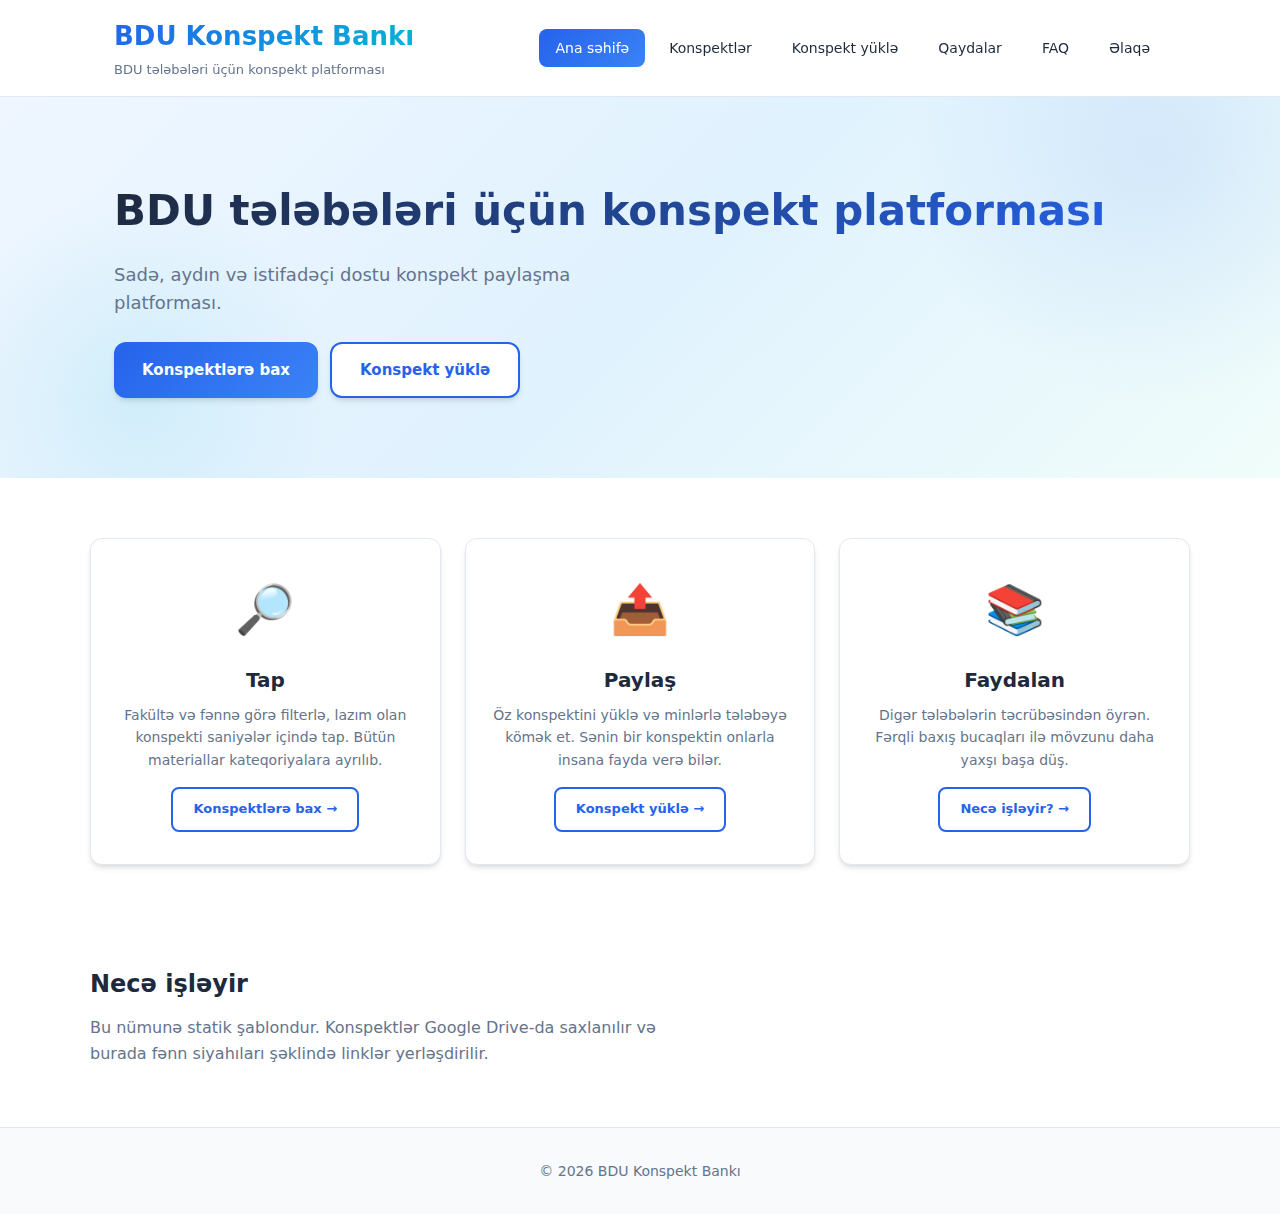
<file: index.html>
<!doctype html>
<html lang="az">
<head>
  <meta charset="utf-8">
  <meta name="viewport" content="width=device-width,initial-scale=1">
  <title>BDU Konspekt Bankı</title>
  <link rel="stylesheet" href="styles.css">
</head>
<body>
  <header class="site-header">
    <div class="container header-inner">
      <div class="brand">
        <h1>BDU Konspekt Bankı</h1>
        <p class="subtitle">BDU tələbələri üçün konspekt platforması</p>
      </div>
      <button class="menu-toggle" id="menu-toggle" aria-label="Menyu">
        <span></span>
        <span></span>
        <span></span>
      </button>
      <nav class="top-nav" id="top-nav">
        <a href="index.html" class="active">Ana səhifə</a>
        <a href="konspektler.html">Konspektlər</a>
        <a href="konspekt_yukle.html">Konspekt yüklə</a>
        <a href="qaydalar.html">Qaydalar</a>
        <a href="faq.html">FAQ</a>
        <a href="contact.html">Əlaqə</a>
      </nav>
    </div>
  </header>

  <main>
    <section class="hero">
      <div class="container">
        <h2>BDU tələbələri üçün konspekt platforması</h2>
        <p>Sadə, aydın və istifadəçi dostu konspekt paylaşma platforması.</p>
        <div class="hero-buttons">
          <a class="btn" href="konspektler.html">Konspektlərə bax</a>
          <a class="btn secondary" href="https://forms.gle/e7re5LX4epzQLPA39">Konspekt yüklə</a>
        </div>
      </div>
    </section>

    <section class="three-column container" aria-label="Xidmətlər">
      <div class="col">
        <div class="icon">🔎</div>
        <h3>Tap</h3>
        <p>Fakültə və fənnə görə filterlə, lazım olan konspekti saniyələr içində tap. Bütün materiallar kateqoriyalara ayrılıb.</p>
        <a href="konspektler.html" class="col-btn">Konspektlərə bax →</a>
      </div>
      <div class="col">
        <div class="icon">📤</div>
        <h3>Paylaş</h3>
        <p>Öz konspektini yüklə və minlərlə tələbəyə kömək et. Sənin bir konspektin onlarla insana fayda verə bilər.</p>
        <a href="https://forms.gle/e7re5LX4epzQLPA39" class="col-btn">Konspekt yüklə →</a>
      </div>
      <div class="col">
        <div class="icon">📚</div>
        <h3>Faydalan</h3>
        <p>Digər tələbələrin təcrübəsindən öyrən. Fərqli baxış bucaqları ilə mövzunu daha yaxşı başa düş.</p>
        <a href="faq.html" class="col-btn">Necə işləyir? →</a>
      </div>
    </section>

    <section class="container info">
      <h3>Necə işləyir</h3>
      <p>Bu nümunə statik şablondur. Konspektlər Google Drive-da saxlanılır və burada fənn siyahıları şəklində linklər yerləşdirilir.</p>
    </section>
  </main>

  <footer class="site-footer">
    <div class="container">© 2026 BDU Konspekt Bankı</div>
  </footer>

  <script src="script.js"></script>
</body>
</html>
</file>
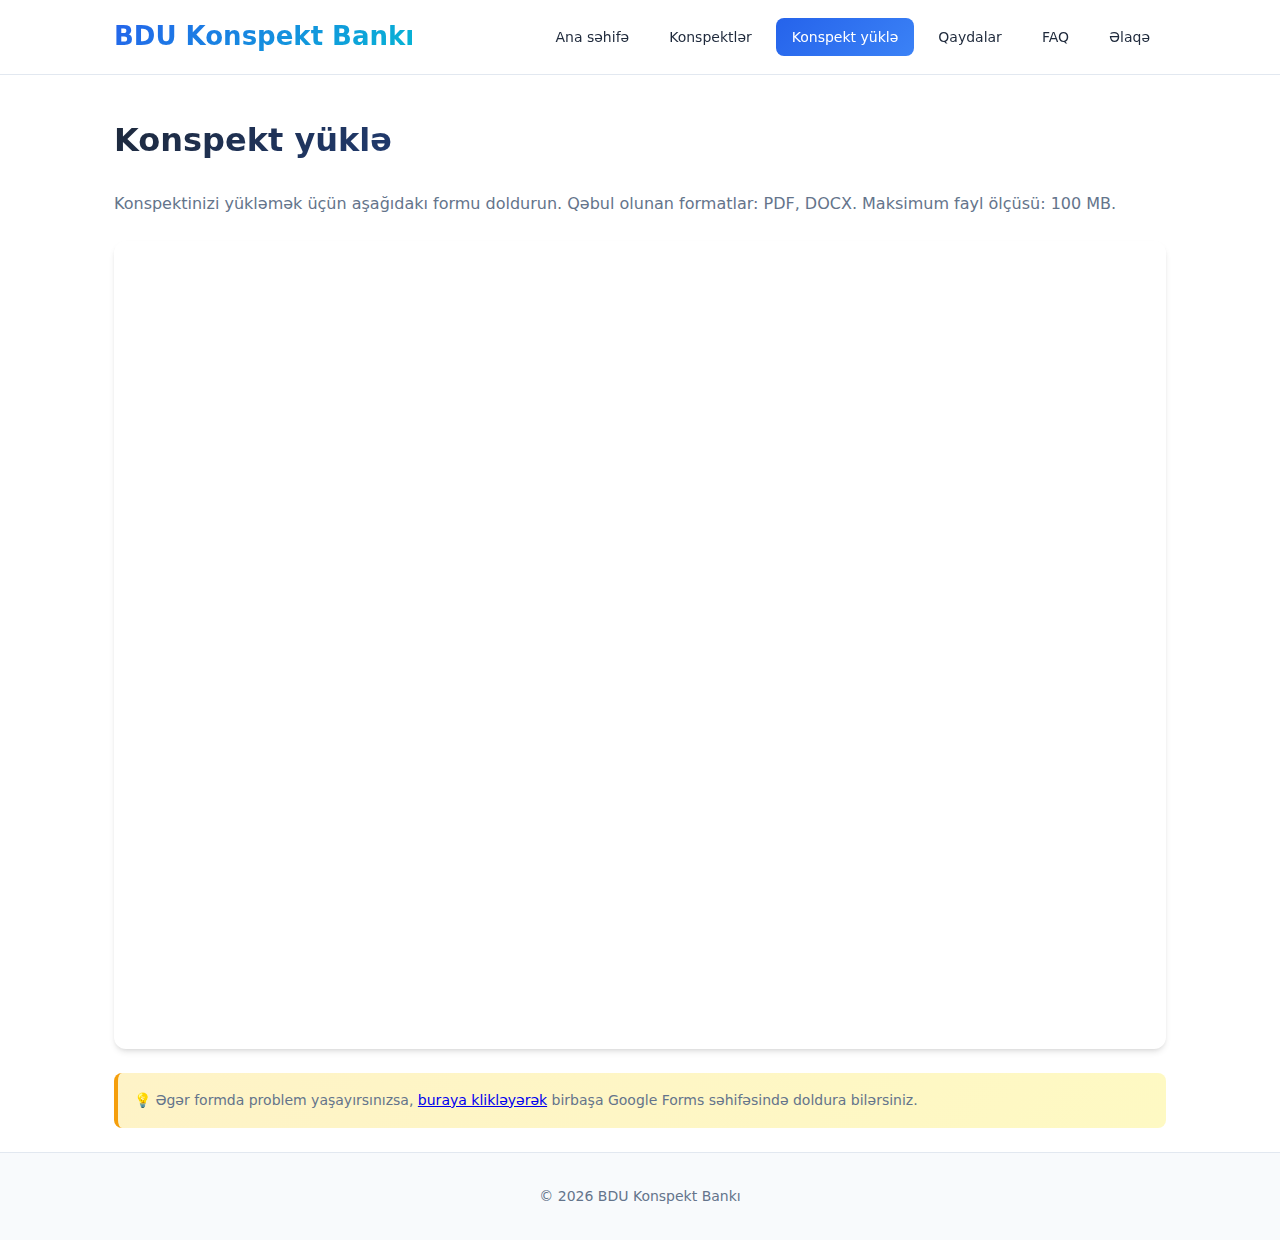
<file: konspekt_yukle.html>
<!doctype html>
<html lang="az">
<head>
  <meta charset="utf-8">
  <meta name="viewport" content="width=device-width,initial-scale=1">
  <title>Konspekt yüklə — BDU Konspekt Bankı</title>
  <link rel="stylesheet" href="styles.css">
</head>
<body>
  <header class="site-header">
    <div class="container header-inner">
      <div class="brand">
        <h1>BDU Konspekt Bankı</h1>
      </div>
      <button class="menu-toggle" id="menu-toggle" aria-label="Menyu">
        <span></span>
        <span></span>
        <span></span>
      </button>
      <nav class="top-nav" id="top-nav">
        <a href="index.html">Ana səhifə</a>
        <a href="konspektler.html">Konspektlər</a>
        <a href="konspekt_yukle.html" class="active">Konspekt yüklə</a>
        <a href="qaydalar.html">Qaydalar</a>
        <a href="faq.html">FAQ</a>
        <a href="contact.html">Əlaqə</a>
      </nav>
    </div>
  </header>

  <main class="container">
    <h2>Konspekt yüklə</h2>
    <p>Konspektinizi yükləmək üçün aşağıdakı formu doldurun. Qəbul olunan formatlar: PDF, DOCX. Maksimum fayl ölçüsü: 100 MB.</p>

    <div class="form-embed">
      <iframe src="https://docs.google.com/forms/d/e/1FAIpQLSc7re5LX4epzQLPA39/viewform?embedded=true" width="100%" height="800" frameborder="0" marginheight="0" marginwidth="0">Yüklənir…</iframe>
    </div>

    <p class="note">💡 Əgər formda problem yaşayırsınızsa, <a href="https://forms.gle/e7re5LX4epzQLPA39" target="_blank">buraya klikləyərək</a> birbaşa Google Forms səhifəsində doldura bilərsiniz.</p>
  </main>

  <footer class="site-footer">
    <div class="container">© 2026 BDU Konspekt Bankı</div>
  </footer>

  <script src="script.js"></script>
</body>
</html>
</file>
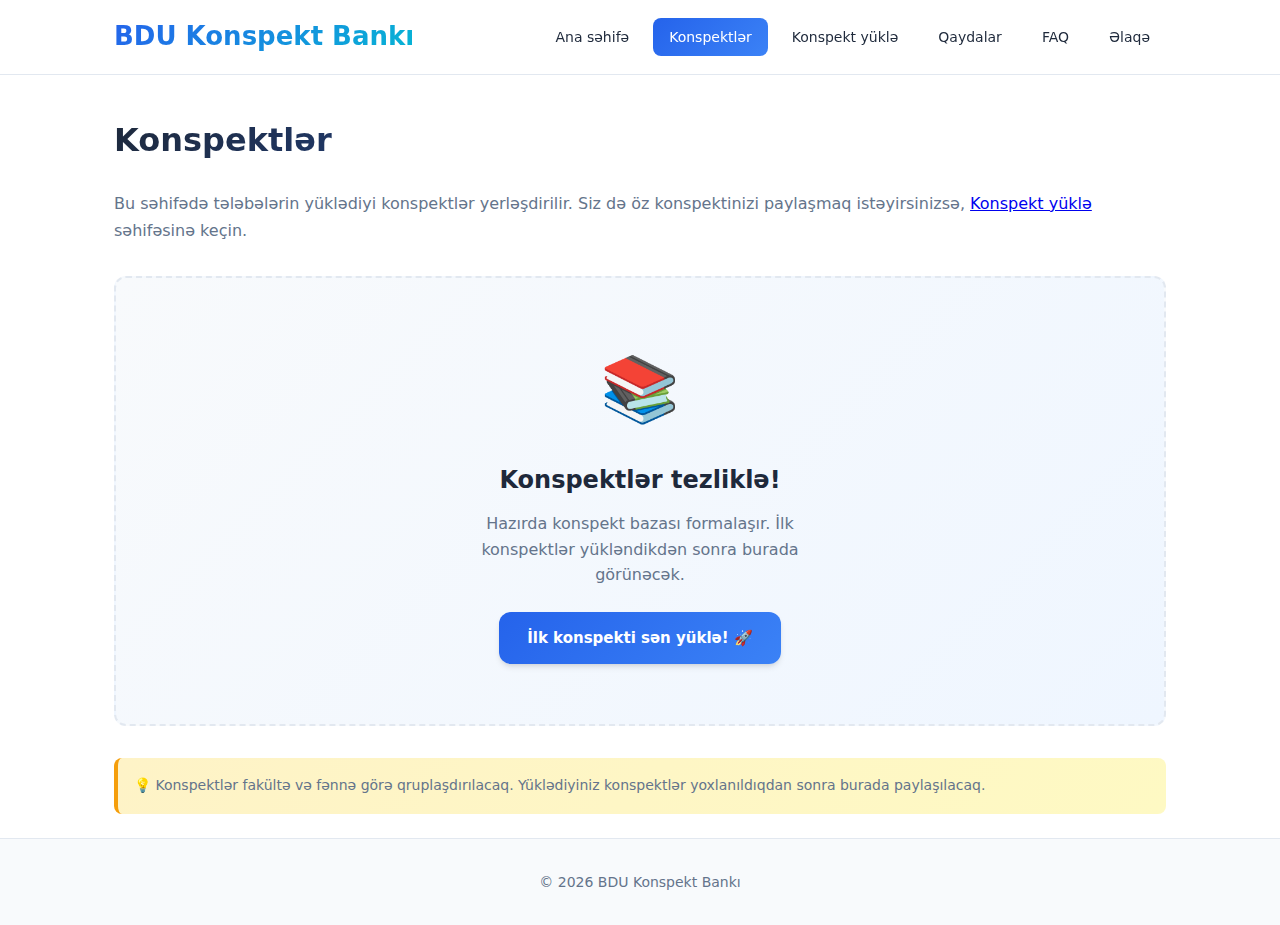
<file: konspektler.html>
<!doctype html>
<html lang="az">
<head>
  <meta charset="utf-8">
  <meta name="viewport" content="width=device-width,initial-scale=1">
  <title>Konspektlər — BDU Konspekt Bankı</title>
  <link rel="stylesheet" href="styles.css">
</head>
<body>
  <header class="site-header">
    <div class="container header-inner">
      <div class="brand">
        <h1>BDU Konspekt Bankı</h1>
      </div>
      <button class="menu-toggle" id="menu-toggle" aria-label="Menyu">
        <span></span>
        <span></span>
        <span></span>
      </button>
      <nav class="top-nav" id="top-nav">
        <a href="index.html">Ana səhifə</a>
        <a href="konspektler.html" class="active">Konspektlər</a>
        <a href="konspekt_yukle.html">Konspekt yüklə</a>
        <a href="qaydalar.html">Qaydalar</a>
        <a href="faq.html">FAQ</a>
        <a href="contact.html">Əlaqə</a>
      </nav>
    </div>
  </header>

  <main class="container">
    <h2>Konspektlər</h2>
    <p>Bu səhifədə tələbələrin yüklədiyi konspektlər yerləşdirilir. Siz də öz konspektinizi paylaşmaq istəyirsinizsə, <a href="konspekt_yukle.html">Konspekt yüklə</a> səhifəsinə keçin.</p>

    <div class="coming-soon">
      <div class="coming-soon-icon">📚</div>
      <h3>Konspektlər tezliklə!</h3>
      <p>Hazırda konspekt bazası formalaşır. İlk konspektlər yükləndikdən sonra burada görünəcək.</p>
      <a class="btn" href="https://forms.gle/e7re5LX4epzQLPA39">İlk konspekti sən yüklə! 🚀</a>
    </div>

    <p class="note">💡 Konspektlər fakültə və fənnə görə qruplaşdırılacaq. Yüklədiyiniz konspektlər yoxlanıldıqdan sonra burada paylaşılacaq.</p>
  </main>

  <footer class="site-footer">
    <div class="container">© 2026 BDU Konspekt Bankı</div>
  </footer>

  <script src="script.js"></script>
</body>
</html>
</file>
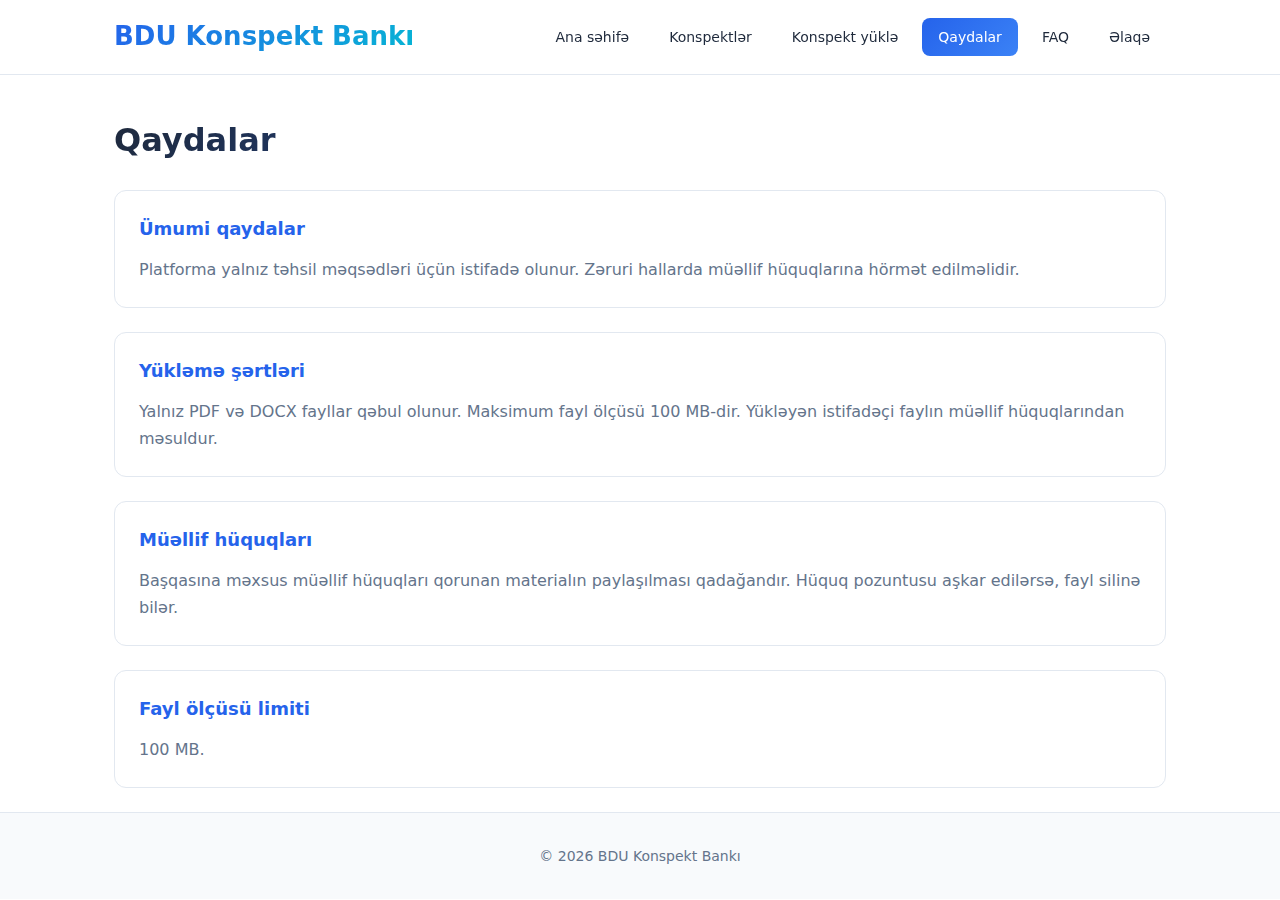
<file: qaydalar.html>
<!doctype html>
<html lang="az">
<head>
  <meta charset="utf-8">
  <meta name="viewport" content="width=device-width,initial-scale=1">
  <title>Qaydalar — BDU Konspekt Bankı</title>
  <link rel="stylesheet" href="styles.css">
</head>
<body>
  <header class="site-header">
    <div class="container header-inner">
      <div class="brand">
        <h1>BDU Konspekt Bankı</h1>
      </div>
      <button class="menu-toggle" id="menu-toggle" aria-label="Menyu">
        <span></span>
        <span></span>
        <span></span>
      </button>
      <nav class="top-nav" id="top-nav">
        <a href="index.html">Ana səhifə</a>
        <a href="konspektler.html">Konspektlər</a>
        <a href="konspekt_yukle.html">Konspekt yüklə</a>
        <a href="qaydalar.html" class="active">Qaydalar</a>
        <a href="faq.html">FAQ</a>
        <a href="contact.html">Əlaqə</a>
      </nav>
    </div>
  </header>

  <main class="container">
    <h2>Qaydalar</h2>

    <section>
      <h3>Ümumi qaydalar</h3>
      <p>Platforma yalnız təhsil məqsədləri üçün istifadə olunur. Zəruri hallarda müəllif hüquqlarına hörmət edilməlidir.</p>
    </section>

    <section>
      <h3>Yükləmə şərtləri</h3>
      <p>Yalnız PDF və DOCX fayllar qəbul olunur. Maksimum fayl ölçüsü 100 MB-dir. Yükləyən istifadəçi faylın müəllif hüquqlarından məsuldur.</p>
    </section>

    <section>
      <h3>Müəllif hüquqları</h3>
      <p>Başqasına məxsus müəllif hüquqları qorunan materialın paylaşılması qadağandır. Hüquq pozuntusu aşkar edilərsə, fayl silinə bilər.</p>
    </section>

    <section>
      <h3>Fayl ölçüsü limiti</h3>
      <p>100 MB.</p>
    </section>
  </main>

  <footer class="site-footer">
    <div class="container">© 2026 BDU Konspekt Bankı</div>
  </footer>

  <script src="script.js"></script>
</body>
</html>
</file>
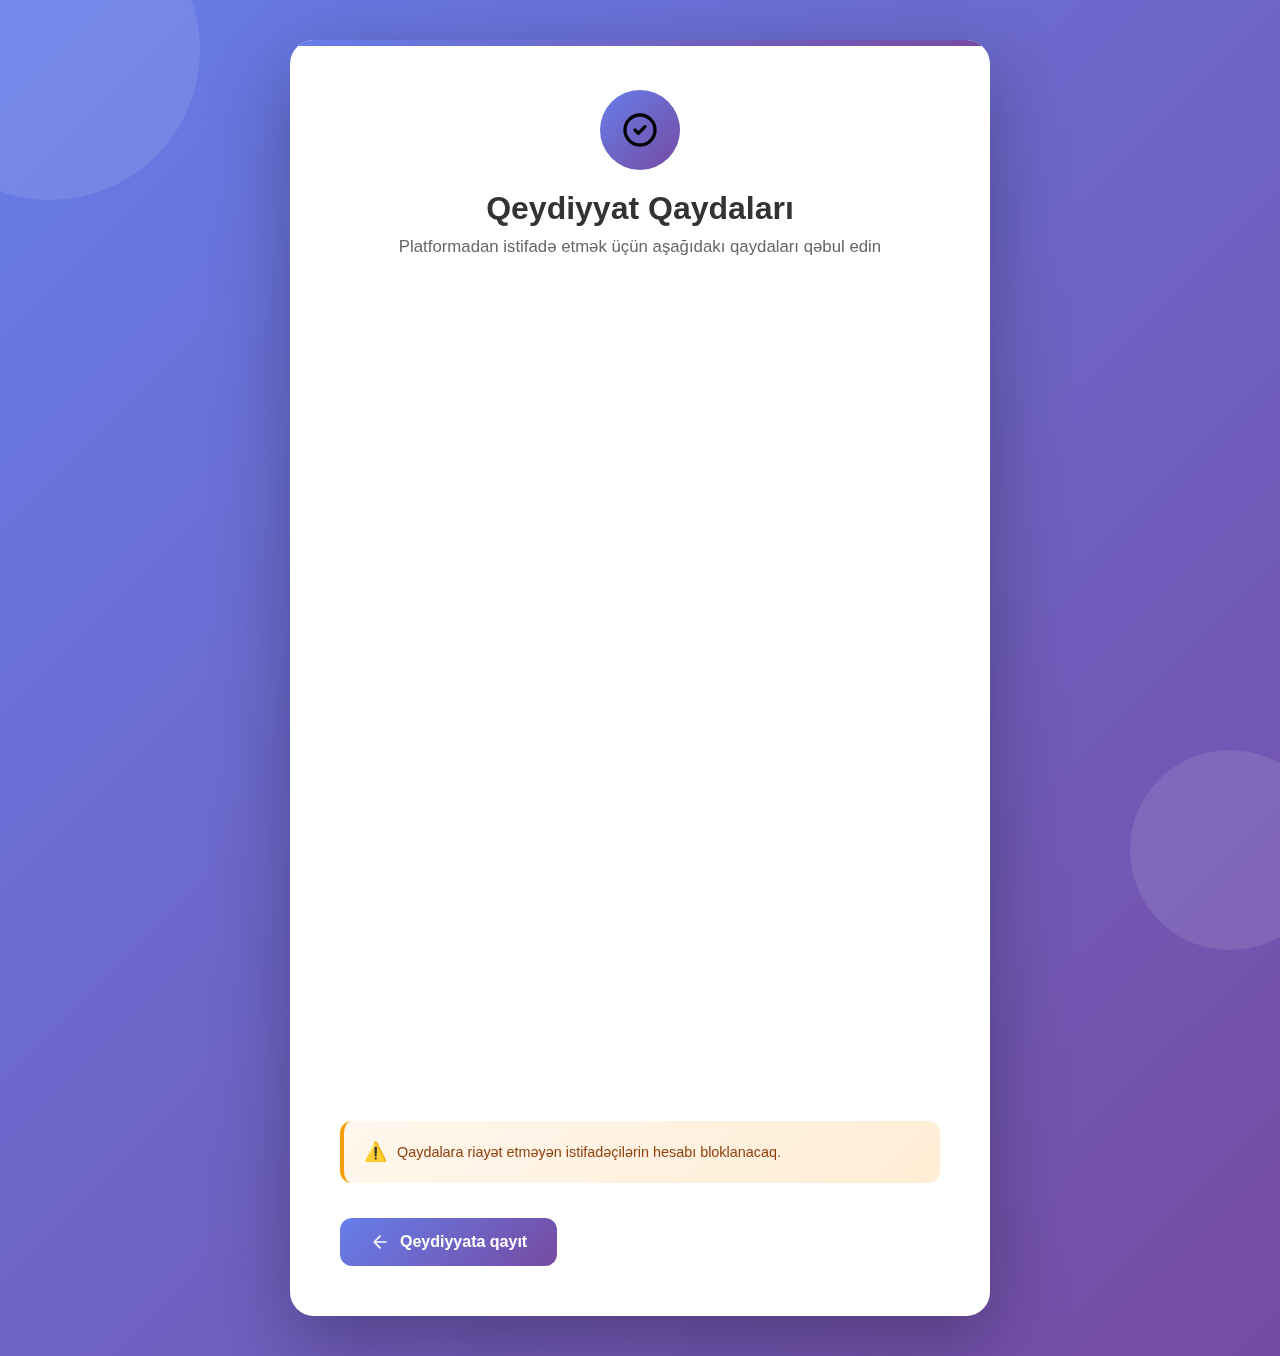
<file: reg_qaydalar.html>
<!DOCTYPE html>
<html lang="az">
<head>
  <meta charset="UTF-8">
  <meta name="viewport" content="width=device-width, initial-scale=1.0">
  <meta name="author" content="Ümid Əsədov">
  <meta name="description" content="BDU Konspekt Bankı - Qeydiyyat Qaydaları">
  <link rel="icon" type="image/svg+xml" href="favicon.svg">
  <title>Qaydalar – Qeydiyyat</title>
  <style>
    * {
      margin: 0;
      padding: 0;
      box-sizing: border-box;
    }

    body {
      font-family: 'Segoe UI', Tahoma, Geneva, Verdana, sans-serif;
      min-height: 100vh;
      background: linear-gradient(135deg, #667eea 0%, #764ba2 100%);
      display: flex;
      justify-content: center;
      align-items: center;
      padding: 40px 20px;
    }

    .rules-container {
      background: #fff;
      border-radius: 24px;
      max-width: 700px;
      width: 100%;
      padding: 50px;
      box-shadow: 0 25px 80px rgba(0, 0, 0, 0.3);
      position: relative;
      overflow: hidden;
      animation: slideUp 0.6s cubic-bezier(0.23, 1, 0.32, 1);
    }

    @keyframes slideUp {
      from {
        opacity: 0;
        transform: translateY(50px);
      }
      to {
        opacity: 1;
        transform: translateY(0);
      }
    }

    .rules-container::before {
      content: '';
      position: absolute;
      top: 0;
      left: 0;
      right: 0;
      height: 6px;
      background: linear-gradient(90deg, #667eea, #764ba2, #667eea);
      background-size: 200% 100%;
      animation: gradientMove 3s ease infinite;
    }

    @keyframes gradientMove {
      0%, 100% { background-position: 0% 50%; }
      50% { background-position: 100% 50%; }
    }

    .header {
      text-align: center;
      margin-bottom: 40px;
    }

    .header-icon {
      width: 80px;
      height: 80px;
      background: linear-gradient(135deg, #667eea 0%, #764ba2 100%);
      border-radius: 50%;
      display: flex;
      align-items: center;
      justify-content: center;
      margin: 0 auto 20px;
      animation: pulse 2s ease-in-out infinite;
    }

    @keyframes pulse {
      0%, 100% { transform: scale(1); box-shadow: 0 0 0 0 rgba(102, 126, 234, 0.4); }
      50% { transform: scale(1.05); box-shadow: 0 0 30px 10px rgba(102, 126, 234, 0.2); }
    }

    .header-icon svg {
      width: 40px;
      height: 40px;
      fill: #fff;
    }

    .header h1 {
      font-size: 2em;
      color: #333;
      margin-bottom: 10px;
    }

    .header p {
      color: #666;
      font-size: 1.05em;
    }

    .rules-list {
      display: flex;
      flex-direction: column;
      gap: 20px;
    }

    .rule-item {
      display: flex;
      gap: 18px;
      padding: 20px;
      background: linear-gradient(135deg, #f8f9ff 0%, #f0f4ff 100%);
      border-radius: 16px;
      border-left: 4px solid transparent;
      transition: all 0.4s cubic-bezier(0.23, 1, 0.32, 1);
      cursor: default;
      opacity: 0;
      transform: translateX(-30px);
      animation: fadeInLeft 0.5s ease forwards;
    }

    .rule-item:nth-child(1) { animation-delay: 0.1s; }
    .rule-item:nth-child(2) { animation-delay: 0.2s; }
    .rule-item:nth-child(3) { animation-delay: 0.3s; }
    .rule-item:nth-child(4) { animation-delay: 0.4s; }
    .rule-item:nth-child(5) { animation-delay: 0.5s; }
    .rule-item:nth-child(6) { animation-delay: 0.6s; }

    @keyframes fadeInLeft {
      to {
        opacity: 1;
        transform: translateX(0);
      }
    }

    .rule-item:hover {
      transform: translateX(10px);
      border-left-color: #667eea;
      box-shadow: 0 10px 30px rgba(102, 126, 234, 0.15);
      background: linear-gradient(135deg, #f0f4ff 0%, #e8edff 100%);
    }

    .rule-number {
      width: 45px;
      height: 45px;
      background: linear-gradient(135deg, #667eea 0%, #764ba2 100%);
      border-radius: 12px;
      display: flex;
      align-items: center;
      justify-content: center;
      color: #fff;
      font-weight: 700;
      font-size: 1.2em;
      flex-shrink: 0;
      transition: all 0.3s ease;
    }

    .rule-item:hover .rule-number {
      transform: rotate(10deg) scale(1.1);
    }

    .rule-content h3 {
      color: #333;
      font-size: 1.1em;
      margin-bottom: 6px;
    }

    .rule-content p {
      color: #666;
      font-size: 0.95em;
      line-height: 1.6;
    }

    .back-btn {
      display: inline-flex;
      align-items: center;
      gap: 10px;
      margin-top: 35px;
      padding: 14px 30px;
      background: linear-gradient(135deg, #667eea 0%, #764ba2 100%);
      color: #fff;
      text-decoration: none;
      border-radius: 12px;
      font-weight: 600;
      font-size: 1em;
      transition: all 0.4s cubic-bezier(0.23, 1, 0.32, 1);
      position: relative;
      overflow: hidden;
    }

    .back-btn::before {
      content: '';
      position: absolute;
      top: 0;
      left: -100%;
      width: 100%;
      height: 100%;
      background: linear-gradient(90deg, transparent, rgba(255,255,255,0.3), transparent);
      transition: left 0.5s;
    }

    .back-btn:hover::before {
      left: 100%;
    }

    .back-btn:hover {
      transform: translateY(-3px);
      box-shadow: 0 15px 35px rgba(102, 126, 234, 0.4);
    }

    .back-btn svg {
      width: 20px;
      height: 20px;
      transition: transform 0.3s;
    }

    .back-btn:hover svg {
      transform: translateX(-5px);
    }

    .footer-note {
      margin-top: 30px;
      padding: 20px;
      background: linear-gradient(135deg, #fff7ed 0%, #ffedd5 100%);
      border-radius: 12px;
      border-left: 4px solid #f59e0b;
    }

    .footer-note p {
      color: #92400e;
      font-size: 0.9em;
      display: flex;
      align-items: center;
      gap: 10px;
    }

    .footer-note span {
      font-size: 1.3em;
    }

    /* Floating shapes */
    .shape {
      position: fixed;
      border-radius: 50%;
      opacity: 0.1;
      pointer-events: none;
    }

    .shape-1 {
      width: 300px;
      height: 300px;
      background: #fff;
      top: -100px;
      left: -100px;
      animation: float 8s ease-in-out infinite;
    }

    .shape-2 {
      width: 200px;
      height: 200px;
      background: #fff;
      bottom: -50px;
      right: -50px;
      animation: float 6s ease-in-out infinite reverse;
    }

    @keyframes float {
      0%, 100% { transform: translate(0, 0) rotate(0deg); }
      50% { transform: translate(30px, 30px) rotate(180deg); }
    }

    @media (max-width: 600px) {
      .rules-container {
        padding: 30px 20px;
      }

      .header h1 {
        font-size: 1.6em;
      }

      .rule-item {
        flex-direction: column;
        gap: 12px;
        text-align: center;
      }

      .rule-number {
        margin: 0 auto;
      }
    }
  </style>
</head>
<body>
  <!-- Floating shapes -->
  <div class="shape shape-1"></div>
  <div class="shape shape-2"></div>

  <div class="rules-container">
    <div class="header">
      <div class="header-icon">
        <svg viewBox="0 0 24 24" xmlns="http://www.w3.org/2000/svg">
          <path d="M9 12l2 2 4-4m6 2a9 9 0 11-18 0 9 9 0 0118 0z" stroke="currentColor" stroke-width="2" fill="none" stroke-linecap="round" stroke-linejoin="round"/>
        </svg>
      </div>
      <h1>Qeydiyyat Qaydaları</h1>
      <p>Platformadan istifadə etmək üçün aşağıdakı qaydaları qəbul edin</p>
    </div>

    <div class="rules-list">
      <div class="rule-item">
        <div class="rule-number">1</div>
        <div class="rule-content">
          <h3>Yalnız öz materiallarınızı yükləyin</h3>
          <p>Yüklədiyiniz konspekt, mühazirə və ya qeyd sizin şəxsi əməyiniz olmalıdır. Başqasına məxsus materialı icazəsiz paylaşmaq qadağandır.</p>
        </div>
      </div>

      <div class="rule-item">
        <div class="rule-number">2</div>
        <div class="rule-content">
          <h3>Keyfiyyətli material paylaşın</h3>
          <p>Oxunaqlı, düzgün formatlanmış və faydalı materiallar yükləyin. Yarımçıq və ya keyfiyyətsiz fayllar qəbul edilmir.</p>
        </div>
      </div>

      <div class="rule-item">
        <div class="rule-number">3</div>
        <div class="rule-content">
          <h3>Doğru məlumat daxil edin</h3>
          <p>Fənn adı, müəllim, fakültə kimi məlumatları düzgün qeyd edin. Yanlış məlumat digər tələbələri çaşdıra bilər.</p>
        </div>
      </div>

      <div class="rule-item">
        <div class="rule-number">4</div>
        <div class="rule-content">
          <h3>Hörmətli davranış</h3>
          <p>Digər istifadəçilərə hörmətlə yanaşın. Təhqiredici, ayrıseçkilik edən və ya uyğunsuz məzmun paylaşmaq qadağandır.</p>
        </div>
      </div>

      <div class="rule-item">
        <div class="rule-number">5</div>
        <div class="rule-content">
          <h3>Admin yoxlaması</h3>
          <p>Yüklənən hər material əvvəlcə admin tərəfindən yoxlanılır. Qaydalara uyğun olmayan materiallar dərc edilmir.</p>
        </div>
      </div>

      <div class="rule-item">
        <div class="rule-number">6</div>
        <div class="rule-content">
          <h3>Kommersiya məqsədi yoxdur</h3>
          <p>Platforma tamamilə pulsuzdur. Materialları satmaq və ya kommersiya məqsədi ilə istifadə etmək qadağandır.</p>
        </div>
      </div>
    </div>

    <div class="footer-note">
      <p><span>⚠️</span> Qaydalara riayət etməyən istifadəçilərin hesabı bloklanacaq.</p>
    </div>

    <a href="register.html" class="back-btn">
      <svg viewBox="0 0 24 24" fill="none" stroke="currentColor" stroke-width="2" stroke-linecap="round" stroke-linejoin="round">
        <path d="M19 12H5M12 19l-7-7 7-7"/>
      </svg>
      Qeydiyyata qayıt
    </a>
  </div>
</body>
</html>
</file>
<file: styles.css>
:root{
  --primary:#2563eb;
  --primary-dark:#1d4ed8;
  --primary-light:#3b82f6;
  --secondary:#0ea5e9;
  --accent:#06b6d4;
  --bg:#ffffff;
  --bg-alt:#f8fafc;
  --bg-card:#ffffff;
  --text:#1e293b;
  --text-muted:#64748b;
  --border:#e2e8f0;
  --shadow:0 4px 6px -1px rgba(0,0,0,0.1), 0 2px 4px -2px rgba(0,0,0,0.1);
  --shadow-lg:0 10px 15px -3px rgba(0,0,0,0.1), 0 4px 6px -4px rgba(0,0,0,0.1);
  --radius:12px;
  --transition:all 0.3s ease;
}

*{box-sizing:border-box;margin:0;padding:0}

html{scroll-behavior:smooth}

body{
  font-family:'Segoe UI', system-ui, -apple-system, sans-serif;
  background:var(--bg);
  color:var(--text);
  line-height:1.6;
}

.container{max-width:1100px;margin:0 auto;padding:0 24px}

/* Header */
.site-header{
  background:rgba(255,255,255,0.95);
  backdrop-filter:blur(10px);
  border-bottom:1px solid var(--border);
  position:sticky;
  top:0;
  z-index:1000;
  padding:16px 0;
}

.header-inner{
  display:flex;
  align-items:center;
  justify-content:space-between;
}

.brand h1{
  font-size:26px;
  font-weight:700;
  background:linear-gradient(135deg, var(--primary), var(--accent));
  -webkit-background-clip:text;
  -webkit-text-fill-color:transparent;
  background-clip:text;
}

.brand-link{
  display:flex;
  align-items:center;
  gap:12px;
  text-decoration:none;
}

.brand-logo{
  width:42px;
  height:42px;
  border-radius:10px;
  transition:var(--transition);
}

.brand-link:hover .brand-logo{
  transform:scale(1.05);
}

/* Hero Logo */
.hero-logo{
  margin-bottom:24px;
}

.hero-logo img{
  width:120px;
  height:120px;
  border-radius:24px;
  box-shadow:var(--shadow-lg);
  animation:float 3s ease-in-out infinite;
}

.subtitle{
  color:var(--text-muted);
  font-size:13px;
  margin-top:2px;
}

/* Navigation */
.top-nav{
  display:flex;
  align-items:center;
  gap:8px;
}

.top-nav a{
  text-decoration:none;
  color:var(--text);
  padding:8px 16px;
  border-radius:8px;
  font-weight:500;
  font-size:14px;
  transition:var(--transition);
}

.top-nav a:hover{
  background:var(--bg-alt);
  color:var(--primary);
}

.top-nav a.active{
  background:linear-gradient(135deg, var(--primary), var(--primary-light));
  color:#fff;
}

/* Mobile Menu Toggle */
.menu-toggle{
  display:none;
  flex-direction:column;
  gap:5px;
  background:none;
  border:none;
  cursor:pointer;
  padding:8px;
  border-radius:8px;
  transition:var(--transition);
}

.menu-toggle:hover{background:var(--bg-alt)}

.menu-toggle span{
  display:block;
  width:24px;
  height:3px;
  background:var(--text);
  border-radius:2px;
  transition:var(--transition);
}

.menu-toggle.active span:nth-child(1){transform:rotate(45deg) translate(5px, 5px)}
.menu-toggle.active span:nth-child(2){opacity:0}
.menu-toggle.active span:nth-child(3){transform:rotate(-45deg) translate(7px, -6px)}

/* Hero Section */
.hero{
  background:linear-gradient(135deg, #eff6ff 0%, #e0f2fe 50%, #f0fdfa 100%);
  padding:80px 0;
  position:relative;
  overflow:hidden;
}

.hero::before{
  content:'';
  position:absolute;
  top:-50%;
  right:-10%;
  width:500px;
  height:500px;
  background:radial-gradient(circle, rgba(37,99,235,0.1) 0%, transparent 70%);
  border-radius:50%;
}

.hero::after{
  content:'';
  position:absolute;
  bottom:-30%;
  left:-5%;
  width:400px;
  height:400px;
  background:radial-gradient(circle, rgba(6,182,212,0.1) 0%, transparent 70%);
  border-radius:50%;
}

.hero .container{position:relative;z-index:1}

.hero h2{
  font-size:clamp(28px, 5vw, 42px);
  font-weight:800;
  margin-bottom:16px;
  background:linear-gradient(135deg, var(--text) 0%, var(--primary) 100%);
  -webkit-background-clip:text;
  -webkit-text-fill-color:transparent;
  background-clip:text;
}

.hero p{
  font-size:18px;
  color:var(--text-muted);
  max-width:500px;
  margin-bottom:24px;
}

.hero-buttons{display:flex;gap:12px;flex-wrap:wrap}

/* Buttons */
.btn{
  display:inline-flex;
  align-items:center;
  gap:8px;
  padding:14px 28px;
  background:linear-gradient(135deg, var(--primary), var(--primary-light));
  color:#fff;
  border-radius:var(--radius);
  text-decoration:none;
  font-weight:600;
  font-size:15px;
  box-shadow:var(--shadow);
  transition:var(--transition);
  border:none;
  cursor:pointer;
}

.btn:hover{
  transform:translateY(-2px);
  box-shadow:var(--shadow-lg);
}

.btn.secondary{
  background:var(--bg-card);
  color:var(--primary);
  border:2px solid var(--primary);
}

.btn.secondary:hover{
  background:var(--primary);
  color:#fff;
}

/* Three Column Section */
.three-column{
  display:grid;
  grid-template-columns:repeat(3, 1fr);
  gap:24px;
  padding:60px 0;
}

.three-column .col{
  background:var(--bg-card);
  padding:32px 24px;
  border-radius:var(--radius);
  text-align:center;
  border:1px solid var(--border);
  box-shadow:var(--shadow);
  transition:var(--transition);
  display:flex;
  flex-direction:column;
  align-items:center;
}

.three-column .col:hover{
  transform:translateY(-8px);
  box-shadow:var(--shadow-lg);
  border-color:var(--primary);
}

.icon{
  font-size:48px;
  margin-bottom:16px;
  display:inline-block;
  animation:float 3s ease-in-out infinite;
}

.three-column .col:nth-child(2) .icon{animation-delay:0.5s}
.three-column .col:nth-child(3) .icon{animation-delay:1s}

@keyframes float{
  0%, 100%{transform:translateY(0)}
  50%{transform:translateY(-8px)}
}

.three-column h3{
  font-size:20px;
  font-weight:700;
  margin-bottom:8px;
  color:var(--text);
}

.three-column p{
  color:var(--text-muted);
  font-size:14px;
  line-height:1.6;
  margin-bottom:16px;
}

.col-btn{
  display:inline-block;
  padding:10px 20px;
  background:transparent;
  color:var(--primary);
  border:2px solid var(--primary);
  border-radius:8px;
  text-decoration:none;
  font-weight:600;
  font-size:13px;
  transition:var(--transition);
  margin-top:auto;
}

.col-btn:hover{
  background:var(--primary);
  color:#fff;
  transform:translateY(-2px);
}

/* Info Section */
.info{
  padding:40px 0 60px;
}

.info h3{
  font-size:24px;
  font-weight:700;
  margin-bottom:12px;
}

.info p{
  color:var(--text-muted);
  max-width:600px;
}

/* Footer */
.site-footer{
  background:var(--bg-alt);
  border-top:1px solid var(--border);
  padding:32px 0;
  text-align:center;
}

.site-footer .container{
  color:var(--text-muted);
  font-size:14px;
}

.site-footer p{
  margin:4px 0;
}

.site-footer .author{
  font-size:13px;
  opacity:0.8;
}

.site-footer .test-link{
  margin-top:8px;
  font-size:12px;
}

.site-footer .test-link a{
  color:var(--accent);
  opacity:0.6;
  text-decoration:none;
}

.site-footer .test-link a:hover{
  opacity:1;
  text-decoration:underline;
}

.project-author{
  margin-top:32px;
  padding:24px;
  background:linear-gradient(135deg, #eff6ff, #e0f2fe);
  border-radius:var(--radius);
  text-align:center;
  border:1px solid var(--border);
}

.project-author h3{
  font-size:16px;
  margin-bottom:8px;
  color:var(--text-muted);
}

.project-author p{
  font-size:20px;
  font-weight:700;
  color:var(--primary);
}

/* Faculty Sections */
.faculty{
  margin:32px 0;
  padding:24px;
  background:var(--bg-card);
  border-radius:var(--radius);
  border:1px solid var(--border);
  box-shadow:var(--shadow);
}

.faculty h3{
  font-size:20px;
  font-weight:700;
  margin-bottom:16px;
  padding-bottom:12px;
  border-bottom:2px solid var(--border);
  display:flex;
  align-items:center;
  gap:10px;
}

.faculty h3::before{
  content:'ðŸŽ“';
  font-size:24px;
}

.faculty ul{
  list-style:none;
}

.faculty li{
  padding:12px 16px;
  margin:8px 0;
  background:var(--bg-alt);
  border-radius:8px;
  transition:var(--transition);
}

.faculty li:hover{
  background:linear-gradient(135deg, #eff6ff, #e0f2fe);
  transform:translateX(8px);
}

.faculty a{
  color:var(--primary);
  text-decoration:none;
  font-weight:500;
}

.faculty a:hover{text-decoration:underline}

.note{
  margin-top:24px;
  padding:16px;
  background:linear-gradient(135deg, #fef3c7, #fef9c3);
  border-radius:8px;
  border-left:4px solid #f59e0b;
  color:#92400e;
  font-size:14px;
}

/* Form Embeds */
.form-embed, .contact-embed{
  margin:24px 0;
  border-radius:var(--radius);
  overflow:hidden;
  box-shadow:var(--shadow);
}

.form-embed iframe, .contact-embed iframe{
  width:100%;
  min-height:600px;
  border:none;
}

/* FAQ */
.faq-item{
  margin-bottom:16px;
  padding:20px 24px;
  background:var(--bg-card);
  border-radius:var(--radius);
  border:1px solid var(--border);
  box-shadow:var(--shadow);
  transition:var(--transition);
}

.faq-item:hover{
  border-color:var(--primary);
  box-shadow:var(--shadow-lg);
}

.q{
  font-weight:600;
  color:var(--text);
  font-size:16px;
}

.a{
  margin-top:8px;
  color:var(--text-muted);
  line-height:1.7;
}

.format-list{
  list-style:none;
  display:grid;
  grid-template-columns:repeat(auto-fit, minmax(180px, 1fr));
  gap:10px;
  margin:12px 0;
  padding:0;
}

.format-list li{
  background:var(--bg-alt);
  padding:10px 14px;
  border-radius:8px;
  font-size:14px;
  transition:var(--transition);
}

.format-list li:hover{
  background:linear-gradient(135deg, #eff6ff, #e0f2fe);
  transform:translateX(4px);
}

/* Page Titles */
main.container > h2{
  font-size:32px;
  font-weight:800;
  margin:40px 0 24px;
  background:linear-gradient(135deg, var(--text), var(--primary));
  -webkit-background-clip:text;
  -webkit-text-fill-color:transparent;
  background-clip:text;
}

main.container > p{
  color:var(--text-muted);
  margin-bottom:24px;
  line-height:1.7;
}

/* Rules Page */
main.container section{
  margin:24px 0;
  padding:24px;
  background:var(--bg-card);
  border-radius:var(--radius);
  border:1px solid var(--border);
}

main.container section h3{
  font-size:18px;
  font-weight:700;
  margin-bottom:12px;
  color:var(--primary);
}

main.container section p{
  color:var(--text-muted);
  line-height:1.7;
}

/* Contact */
main.container a[href^="mailto"]{
  color:var(--primary);
  font-weight:500;
}

.contact-info{
  display:flex;
  gap:24px;
  margin:32px 0;
  flex-wrap:wrap;
}

.contact-card{
  flex:1;
  min-width:280px;
  background:linear-gradient(135deg, #eff6ff, #e0f2fe);
  padding:32px;
  border-radius:var(--radius);
  text-align:center;
  border:1px solid var(--border);
  transition:var(--transition);
}

.contact-card:hover{
  transform:translateY(-4px);
  box-shadow:var(--shadow-lg);
}

.contact-icon{
  font-size:48px;
  margin-bottom:16px;
}

.contact-card h3{
  font-size:18px;
  margin-bottom:8px;
  color:var(--text);
}

.contact-card a{
  font-size:18px;
  color:var(--primary);
  text-decoration:none;
  font-weight:600;
}

.contact-card a:hover{text-decoration:underline}

.contact-note{
  background:var(--bg-card);
  padding:24px;
  border-radius:var(--radius);
  border:1px solid var(--border);
  margin-top:24px;
}

.contact-note h3{
  font-size:18px;
  margin-bottom:16px;
  color:var(--text);
}

.contact-note ul{
  list-style:none;
  display:grid;
  grid-template-columns:repeat(auto-fit, minmax(200px, 1fr));
  gap:12px;
}

.contact-note li{
  padding:12px 16px;
  background:var(--bg-alt);
  border-radius:8px;
  font-size:14px;
  transition:var(--transition);
}

.contact-note li:hover{
  background:linear-gradient(135deg, #eff6ff, #e0f2fe);
  transform:translateX(4px);
}

/* Coming Soon Section */
.coming-soon{
  text-align:center;
  padding:60px 40px;
  background:linear-gradient(135deg, #f8fafc, #eff6ff);
  border-radius:var(--radius);
  border:2px dashed var(--border);
  margin:32px 0;
}

.coming-soon-icon{
  font-size:64px;
  margin-bottom:20px;
  animation:float 3s ease-in-out infinite;
}

.coming-soon h3{
  font-size:24px;
  font-weight:700;
  margin-bottom:12px;
  color:var(--text);
}

.coming-soon p{
  color:var(--text-muted);
  margin-bottom:24px;
  max-width:400px;
  margin-left:auto;
  margin-right:auto;
}

/* Responsive */
@media(max-width:768px){
  .header-inner{position:relative}
  
  .menu-toggle{display:flex}
  
  .top-nav{
    position:absolute;
    top:100%;
    left:-24px;
    right:-24px;
    background:var(--bg-card);
    flex-direction:column;
    padding:16px;
    border-bottom:1px solid var(--border);
    box-shadow:var(--shadow-lg);
    display:none;
    gap:4px;
  }
  
  .top-nav.active{display:flex}
  
  .top-nav a{
    width:100%;
    padding:12px 16px;
    text-align:left;
  }
  
  .hero{padding:50px 0}
  .hero h2{font-size:28px}
  
  .three-column{
    grid-template-columns:1fr;
    gap:16px;
    padding:40px 0;
  }
  
  .hero-buttons{flex-direction:column}
  .btn{width:100%;justify-content:center}
}

/* Animations */
@keyframes fadeInUp{
  from{opacity:0;transform:translateY(20px)}
  to{opacity:1;transform:translateY(0)}
}

.hero h2, .hero p, .hero-buttons{
  animation:fadeInUp 0.6s ease-out forwards;
}

.hero p{animation-delay:0.1s}
.hero-buttons{animation-delay:0.2s}

/* Hero Content Layout */
.hero-content{
  display:flex;
  align-items:center;
  gap:50px;
}

.hero-text{
  flex:1;
}

/* Hero Logo */
.hero-logo-wrapper{
  position:relative;
  flex-shrink:0;
}

.hero-logo-img{
  width:160px;
  height:160px;
  border-radius:28px;
  box-shadow:0 20px 40px rgba(37,99,235,0.25);
  transition:all 0.4s cubic-bezier(0.175, 0.885, 0.32, 1.275);
  cursor:pointer;
}

/* Hover AnimasiyasÄ± */
.hero-logo-img:hover{
  transform:scale(1.08) rotate(5deg);
  box-shadow:0 25px 50px rgba(37,99,235,0.35);
}

/* Pulse ring effekti */
.hero-logo-wrapper::before,
.hero-logo-wrapper::after{
  content:'';
  position:absolute;
  top:50%;
  left:50%;
  transform:translate(-50%, -50%);
  border-radius:32px;
  border:2px solid var(--primary);
  opacity:0;
  pointer-events:none;
}

.hero-logo-wrapper::before{
  width:180px;
  height:180px;
  animation:pulse-ring 2.5s ease-out infinite;
}

.hero-logo-wrapper::after{
  width:200px;
  height:200px;
  animation:pulse-ring 2.5s ease-out infinite 0.5s;
}

@keyframes pulse-ring{
  0%{
    opacity:0.6;
    transform:translate(-50%, -50%) scale(0.9);
  }
  100%{
    opacity:0;
    transform:translate(-50%, -50%) scale(1.1);
  }
}

/* Hover-da ring dayansÄ±n */
.hero-logo-wrapper:hover::before,
.hero-logo-wrapper:hover::after{
  animation-play-state:paused;
  opacity:0.4;
}

@media(max-width:768px){
  .hero-content{
    flex-direction:column;
    text-align:center;
  }
  
  .hero-logo-img{
    width:120px;
    height:120px;
  }
  
  .hero-logo-wrapper::before{
    width:140px;
    height:140px;
  }
  
  .hero-logo-wrapper::after{
    width:160px;
    height:160px;
  }
}

/* Loading Screen */
.loader-wrapper{
  position:fixed;
  top:0;
  left:0;
  width:100%;
  height:100%;
  background:var(--bg);
  display:flex;
  align-items:center;
  justify-content:center;
  z-index:9999;
  transition:opacity 0.5s, visibility 0.5s;
}

.loader-wrapper.hidden{
  opacity:0;
  visibility:hidden;
}

.loader{
  width:50px;
  height:50px;
  border:4px solid var(--border);
  border-top-color:var(--primary);
  border-radius:50%;
  animation:spin 1s linear infinite;
}

@keyframes spin{
  to{transform:rotate(360deg)}
}

/* 404 Error Page */
.error-page{
  min-height:100vh;
  display:flex;
  align-items:center;
  justify-content:center;
  background:linear-gradient(135deg, #eff6ff 0%, #e0f2fe 50%, #f0fdfa 100%);
  padding:20px;
}

.error-content{
  text-align:center;
  max-width:500px;
}

.error-icon{
  font-size:80px;
  margin-bottom:20px;
  animation:float 3s ease-in-out infinite;
}

.error-page h1{
  font-size:120px;
  font-weight:800;
  margin:0;
  background:linear-gradient(135deg, var(--primary), var(--accent));
  -webkit-background-clip:text;
  -webkit-text-fill-color:transparent;
  background-clip:text;
  line-height:1;
}

.error-page h2{
  font-size:28px;
  margin:16px 0;
  color:var(--text);
}

.error-page p{
  color:var(--text-muted);
  margin-bottom:32px;
  font-size:16px;
}

/* ========================================
   ANIMASIYALAR - HÉ™r bÃ¶lmÉ™ Ã¼Ã§Ã¼n fÉ™rqli
   ======================================== */

/* 1. NAVÄ°GASÄ°YA - Underline slide effekti */
.top-nav a:not(.active){
  position:relative;
  overflow:hidden;
}

.top-nav a:not(.active)::after{
  content:'';
  position:absolute;
  bottom:4px;
  left:50%;
  width:0;
  height:2px;
  background:linear-gradient(90deg, var(--primary), var(--accent));
  transition:all 0.3s ease;
  transform:translateX(-50%);
  border-radius:2px;
}

.top-nav a:not(.active):hover::after{
  width:70%;
}

/* 2. FEATURE KARTLARI - HÉ™r ikonun Ã¶zÃ¼nÉ™mÉ™xsus animasiyasÄ± */
/* Axtar (1-ci kart) - Lupa böyümə effekti */
.three-column .col:nth-child(1) .icon{
  transition: all 0.3s cubic-bezier(0.175, 0.885, 0.32, 1.275);
}

.three-column .col:nth-child(1) .icon:hover{
  transform: scale(1.25) rotate(-10deg);
}





/* PaylaÅŸ (2-ci kart) - YuxarÄ± uÃ§uÅŸ effekti */
.three-column .col:nth-child(2) .icon{
  
  transition:all 0.3s ease;
}

.three-column .col:nth-child(2):hover .icon{
  transform:translateY(-12px);
  animation:uploadBounce 0.5s ease;
}

@keyframes uploadBounce{
  0%{transform:translateY(0)}
  50%{transform:translateY(-16px)}
  100%{transform:translateY(-12px)}
}

/* Faydalan (3-cÃ¼ kart) - Kitab tilt effekti */
.three-column .col:nth-child(3) .icon{
  
  transition:all 0.4s ease;
}

.three-column .col:nth-child(3):hover .icon{
  animation:bookWiggle 0.6s ease;
}

@keyframes bookWiggle{
  0%{transform:rotate(0)}
  25%{transform:rotate(-8deg)}
  50%{transform:rotate(8deg)}
  75%{transform:rotate(-4deg)}
  100%{transform:rotate(0)}
}

/* KartlarÄ±n hover keÃ§idi Ã¼Ã§Ã¼n gradient border */
.three-column .col{
  position:relative;
}

.three-column .col::before{
  content:'';
  position:absolute;
  top:0;left:0;right:0;bottom:0;
  border-radius:var(--radius);
  padding:2px;
  background:linear-gradient(135deg, var(--primary), var(--accent));
  -webkit-mask:linear-gradient(#fff 0 0) content-box, linear-gradient(#fff 0 0);
  -webkit-mask-composite:xor;
  mask-composite:exclude;
  opacity:0;
  transition:opacity 0.3s ease;
  pointer-events:none;
}

.three-column .col:hover::before{
  opacity:1;
}

/* 3. ÆLAQÆ SÆHÄ°FÆSÄ° - Contact reasons list */
/* HÉ™r element Ã¼Ã§Ã¼n stagger entrance */
.contact-note li:nth-child(1){animation-delay:0s}
.contact-note li:nth-child(2){animation-delay:0.1s}
.contact-note li:nth-child(3){animation-delay:0.15s}
.contact-note li:nth-child(4){animation-delay:0.2s}

.contact-note li{opacity:1;
  animation:slideInLeft 0.5s ease forwards;
}

@keyframes slideInLeft{
  from{opacity:0;transform:translateX(-20px)}
  to{opacity:1;transform:translateX(0)}
}

/* Contact icon - heartbeat effekti */
.contact-icon{
  transition:all 0.3s ease;
}

.contact-card:hover .contact-icon{
  animation:heartbeat 0.6s ease;
}

@keyframes heartbeat{
  0%{transform:scale(1)}
  25%{transform:scale(1.15)}
  50%{transform:scale(1)}
  75%{transform:scale(1.1)}
  100%{transform:scale(1)}
}

/* 4. AUTHOR SECTION - Shimmer effekti */
.project-author{
  position:relative;
  overflow:hidden;
}

.project-author::before{
  content:'';
  position:absolute;
  top:0;
  left:-100%;
  width:100%;
  height:100%;
  background:linear-gradient(90deg, transparent, rgba(255,255,255,0.4), transparent);
  transition:none;
  animation:shimmer 3s ease-in-out infinite;
}

@keyframes shimmer{
  0%{left:-100%}
  50%{left:100%}
  100%{left:100%}
}

.project-author p{
  transition:all 0.3s ease;
}

.project-author:hover p{
  transform:scale(1.05);
  text-shadow:0 0 20px rgba(37,99,235,0.3);
}

/* 5. FAQ ITEMS - Accordion feel */
.faq-item{
  position:relative;
  overflow:hidden;
}

.faq-item::after{
  content:'';
  position:absolute;
  left:0;
  top:0;
  width:4px;
  height:0;
  background:linear-gradient(180deg, var(--primary), var(--accent));
  border-radius:0 4px 4px 0;
  transition:height 0.3s ease;
}

.faq-item:hover::after{
  height:100%;
}

/* 6. FORMAT LIST - Wave entrance */
.format-list li{opacity:1;
  animation:waveIn 0.4s ease forwards;
}

.format-list li:nth-child(1){animation-delay:0s}
.format-list li:nth-child(2){animation-delay:0.05s}
.format-list li:nth-child(3){animation-delay:0.1s}
.format-list li:nth-child(4){animation-delay:0.15s}
.format-list li:nth-child(5){animation-delay:0.2s}
.format-list li:nth-child(6){animation-delay:0.25s}

@keyframes waveIn{
  from{opacity:0;transform:translateY(10px) scale(0.95)}
  to{opacity:1;transform:translateY(0) scale(1)}
}

/* 7. BUTTONS - Glow pulse on hover */
.btn:hover{
  animation:glowPulse 1.5s ease infinite;
}

@keyframes glowPulse{
  0%,100%{box-shadow:0 4px 20px rgba(37,99,235,0.3)}
  50%{box-shadow:0 4px 30px rgba(37,99,235,0.5)}
}

.col-btn{
  position:relative;
  overflow:hidden;
}

.col-btn::before{
  content:'';
  position:absolute;
  top:50%;
  left:50%;
  width:0;
  height:0;
  background:rgba(37,99,235,0.1);
  border-radius:50%;
  transform:translate(-50%,-50%);
  transition:all 0.5s ease;
}

.col-btn:hover::before{
  width:300px;
  height:300px;
}

/* 8. BRAND LOGO - Soft rotation on hover */
.brand-logo{
  transition:all 0.4s cubic-bezier(0.175, 0.885, 0.32, 1.275);
}

.brand-link:hover .brand-logo{
  transform:scale(1.1) rotate(-5deg);
  box-shadow:0 8px 20px rgba(37,99,235,0.25);
}

/* 9. COMING SOON - Pulsing border */
.coming-soon{
  animation:borderPulse 3s ease-in-out infinite;
}

@keyframes borderPulse{
  0%,100%{border-color:var(--border)}
  50%{border-color:var(--primary)}
}

/* 10. FOOTER - Subtle entrance */
.site-footer{
  animation:fadeIn 0.6s ease;
}

@keyframes fadeIn{
  from{opacity:0}
  to{opacity:1}
}






/* Axtar ikonu - Shake animasiyası */
@keyframes searchShake {
  0% { transform: rotate(0deg); }
  20% { transform: rotate(-15deg) scale(1.1); }
  40% { transform: rotate(15deg) scale(1.2); }
  60% { transform: rotate(-10deg) scale(1.15); }
  80% { transform: rotate(10deg) scale(1.1); }
  100% { transform: rotate(0deg) scale(1); }
}


.three-column .col:nth-child(1):hover .icon {
  animation: searchShake 0.6s ease-in-out;
}


/* Hero düymələri - Soldan dolma animasiyası */
.hero-buttons .btn {
  position: relative;
  overflow: hidden;
  transition: all 0.3s ease;
  z-index: 1;
}

.hero-buttons .btn::before {
  content: '';
  position: absolute;
  top: 0;
  left: 0;
  width: 0;
  height: 100%;
  background: linear-gradient(135deg, var(--primary-dark), var(--primary));
  border-radius: var(--radius);
  transition: width 0.3s ease;
  z-index: -1;
}

.hero-buttons .btn:hover::before {
  width: 100%;
}

.hero-buttons .btn:hover {
  transform: translateY(-3px);
  box-shadow: 0 10px 25px rgba(37, 99, 235, 0.4);
}

.hero-buttons .btn.secondary:hover {
  color: #fff;
  border-color: transparent;
}


/* Konspektlərə bax düyməsi - Ağ rəng dolur */
.hero-buttons .btn:not(.secondary)::before {
  left: 0; right: auto;
  background: rgba(255, 255, 255, 0.95);
}

.hero-buttons .btn:not(.secondary):hover {
  color: var(--primary);
}
/* =============================================
   MOBIL RESPONSIVE STILLƏR
   ============================================= */

/* Tablet (768px - 1024px) */
@media (max-width: 1024px) {
  .container {
    padding: 0 20px;
  }
  
  .hero {
    padding: 60px 0;
  }
  
  .hero h2 {
    font-size: 32px;
  }
  
  .hero-content {
    gap: 30px;
  }
  
  .hero-logo-img {
    width: 140px;
    height: 140px;
  }
}

/* Mobil (768px və aşağı) */
@media (max-width: 768px) {
  /* Header */
  .brand h1 {
    font-size: 20px;
  }
  
  .brand-logo {
    width: 36px;
    height: 36px;
  }
  
  /* Hero */
  .hero {
    padding: 40px 0;
  }
  
  .hero h2 {
    font-size: 26px;
    line-height: 1.3;
  }
  
  .hero p {
    font-size: 15px;
  }
  
  .hero-content {
    flex-direction: column;
    text-align: center;
    gap: 25px;
  }
  
  .hero-logo-img {
    width: 100px;
    height: 100px;
    border-radius: 20px;
  }
  
  .hero-logo-wrapper::before,
  .hero-logo-wrapper::after {
    display: none;
  }
  
  .hero-buttons {
    flex-direction: column;
    width: 100%;
  }
  
  .hero-buttons .btn {
    width: 100%;
    justify-content: center;
    padding: 14px 24px;
  }
  
  /* 3 Sütun kartlar */
  .three-column {
    grid-template-columns: 1fr;
    gap: 16px;
    padding: 30px 0;
  }
  
  .three-column .col {
    padding: 24px 20px;
  }
  
  .icon {
    font-size: 40px;
  }
  
  .three-column h3 {
    font-size: 18px;
  }
  
  /* Info section */
  .info {
    padding: 30px 0 40px;
  }
  
  .info h3 {
    font-size: 20px;
  }
  
  /* Footer */
  .site-footer {
    padding: 24px 0;
  }
  
  .site-footer p {
    font-size: 13px;
  }
  
  /* Səhifə başlıqları */
  main.container > h2 {
    font-size: 26px;
    margin: 30px 0 20px;
  }
  
  /* FAQ və Qaydalar */
  .faq-item {
    padding: 16px 18px;
  }
  
  .q {
    font-size: 15px;
  }
  
  .a {
    font-size: 14px;
  }
  
  .format-list {
    grid-template-columns: 1fr 1fr;
    gap: 8px;
  }
  
  .format-list li {
    padding: 8px 12px;
    font-size: 13px;
  }
  
  /* Contact */
  .contact-card {
    padding: 24px;
  }
  
  .contact-icon {
    font-size: 40px;
  }
  
  .contact-note ul {
    grid-template-columns: 1fr;
  }
  
  .contact-note li {
    padding: 10px 14px;
  }
  
  .project-author {
    padding: 20px;
  }
  
  .project-author p {
    font-size: 18px;
  }
  
  /* Coming soon */
  .coming-soon {
    padding: 40px 24px;
  }
  
  .coming-soon-icon {
    font-size: 50px;
  }
  
  .coming-soon h3 {
    font-size: 20px;
  }
  
  /* 404 səhifə */
  .error-icon {
    font-size: 60px;
  }
  
  .error-page h1 {
    font-size: 80px;
  }
  
  .error-page h2 {
    font-size: 22px;
  }
}

/* Kiçik mobil (480px və aşağı) */
@media (max-width: 480px) {
  .container {
    padding: 0 16px;
  }
  
  .brand h1 {
    font-size: 17px;
  }
  
  .brand-logo {
    width: 32px;
    height: 32px;
  }
  
  .hero h2 {
    font-size: 22px;
  }
  
  .hero p {
    font-size: 14px;
  }
  
  .hero-logo-img {
    width: 80px;
    height: 80px;
  }
  
  .three-column .col {
    padding: 20px 16px;
  }
  
  .icon {
    font-size: 36px;
  }
  
  .format-list {
    grid-template-columns: 1fr;
  }
  
  .error-page h1 {
    font-size: 60px;
  }
}
</file>
